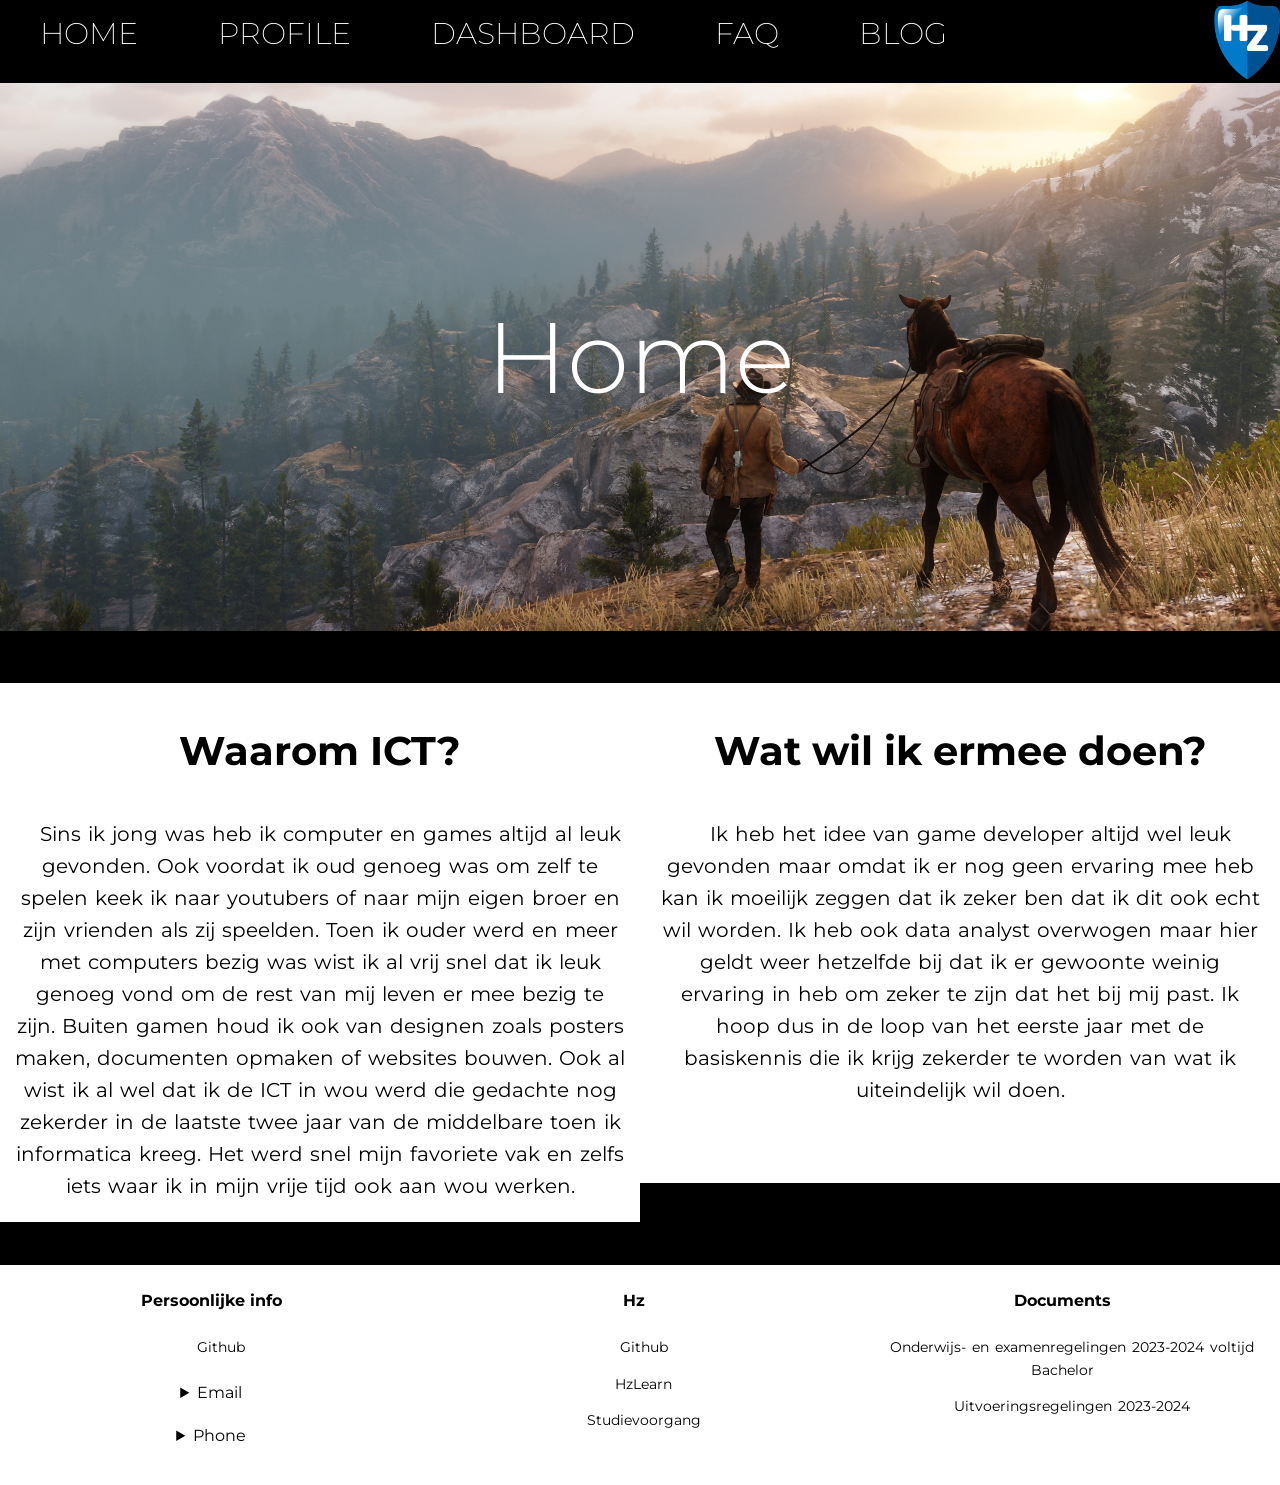
<file: index.html>
<!DOCTYPE html>
<html lang="en">

  <head>
    <meta charset="UTF-8">
    <meta name="viewport" content="width=device-width, initial-scale=1.0">
    <meta http-equiv="X-UA-Compatible" content="ie=edge">

    <title>Home</title>

    <link rel="stylesheet" href="styles.css">

    <link href="https://fonts.googleapis.com/css?family=Lato:100,100italic,300,300italic,regular,italic,700,
    700italic,900,900italic" rel="stylesheet" />
    <link href="https://fonts.googleapis.com/css?family=SUSE:100,200,300,regular,500,600,700,800" rel="stylesheet" />
    <link href="https://fonts.googleapis.com/css?family=Ubuntu:300,300italic,regular,italic,500,500italic,700,700italic" rel="stylesheet" />
    <link href="https://fonts.googleapis.com/css?family=Montserrat:100,200,
    300,regular,500,600,700,800,900,100italic,200italic,300italic,italic,500italic,600italic,
    700italic,800italic,900italic" rel="stylesheet" />
  </head>

  <main>
    <body>

 <!--------navigation-------->       
        <div>
            <nav>   
            <ul class="nav">
                <li class="navbar"><a href="index.html">HOME</a></li>                    
                <li class="navbar" ><a href="profile.html">PROFILE</a> </li>
                <li class="navbar" ><a href="dashboard.html">DASHBOARD</a> </li>
                <li class="navbar" ><a href="faq.html">FAQ</a></li>
                <li class="navbar" ><a href="blog.html">BLOG</a></li>
                <img class="navlogo" src="photos/hzlogo3.png.png" alt="hzlogo" height="80">
            </ul>
            </nav>
        </div>
            <hr class="line">

<!--------iamge container-------->
        <div class="image-container">
            <img src="photos/reddead.jpg" alt="RedDeadRedemption2" style="color: #ffffff;">
        <div class="overlay-text-index">Home </div>
        </div>

        <hr style="background-color: #000000; color: #000000; border-width: 0; padding: 10px;">
        
 <!--------columns-------->  
        <div id="indexcolumns">
            <div id="indexcolumnleft"> 
                <h2>Waarom ICT?</h2>
                <p>Sins ik jong was heb ik computer en games altijd al leuk gevonden. 
                  Ook voordat ik oud genoeg was om zelf te spelen keek ik naar youtubers of naar mijn eigen broer en 
                  zijn vrienden als zij speelden. Toen ik ouder werd en meer met computers bezig was wist ik al vrij 
                  snel dat ik leuk genoeg vond om de rest van mij leven er mee bezig te zijn. Buiten gamen houd ik ook 
                  van designen zoals posters maken, documenten opmaken of websites bouwen. Ook al wist ik al wel dat ik 
                  de ICT in wou werd die gedachte nog zekerder in de laatste twee jaar van de middelbare toen ik informatica 
                  kreeg. Het werd snel mijn favoriete vak en zelfs iets waar ik in mijn vrije tijd ook aan wou werken. </p>

            </div>

            <div id="indexcolumnright">
                <h2>Wat wil ik ermee doen?</h2>
                <p>Ik heb het idee van game developer altijd wel leuk gevonden maar omdat ik er nog geen ervaring 
                  mee heb kan ik moeilijk zeggen dat ik zeker ben dat ik dit ook echt wil worden. Ik heb ook data 
                  analyst overwogen maar hier geldt weer hetzelfde bij dat ik er gewoonte weinig ervaring in heb om 
                  zeker te zijn dat het bij mij past. Ik hoop dus in de loop van het eerste jaar met de basiskennis 
                  die ik krijg zekerder te worden van wat ik uiteindelijk wil doen.</p> 
            </div>

            <div style="background-color: #ffffff;">
                <p style="color: #ffffff;">shh</p> 

            </div>

        </div>
        
        
        <P style="color: #000000;">shh</P>
        <hr class="line">

<!--------footer-------->        
            
<div class="footer">
    <div class="footerlinkspersoonlijk">
      <h3>Persoonlijke info</h3>
      <p> <a href="https://github.com/rozu789">Github</a> </p>
      <p> <details> <summary>Email</summary>
      hoge0018@hz.nl</details> </p>
      <p> <details> <summary>Phone</summary>
      06 23885* **</details> </p>
    </div>

    <div class="footerlinkshz">
      <h3>Hz</h3>
      <p> <a href="https://github.com/HZ-HBO-ICT">Github</a> </p>
      <p> <a href="https://learn.hz.nl/my/">HzLearn</a> </p>
      <p> <a href="https://hz.osiris-student.nl/voortgang">Studievoorgang</a> </p>
    </div>
    
    <div class="footerlinksdocuments">
      <h3>Documents</h3>
      <p> <a href="articleslinks/regulation.pdf">Onderwijs- en examenregelingen 2023-2024 voltijd Bachelor</a> </p>
      <p> <a href="articleslinks/IR.pdf"> Uitvoeringsregelingen 2023-2024</a> </p>
    </div>

</div>
      
    </body>
  
  </main>

  
</html>
</file>
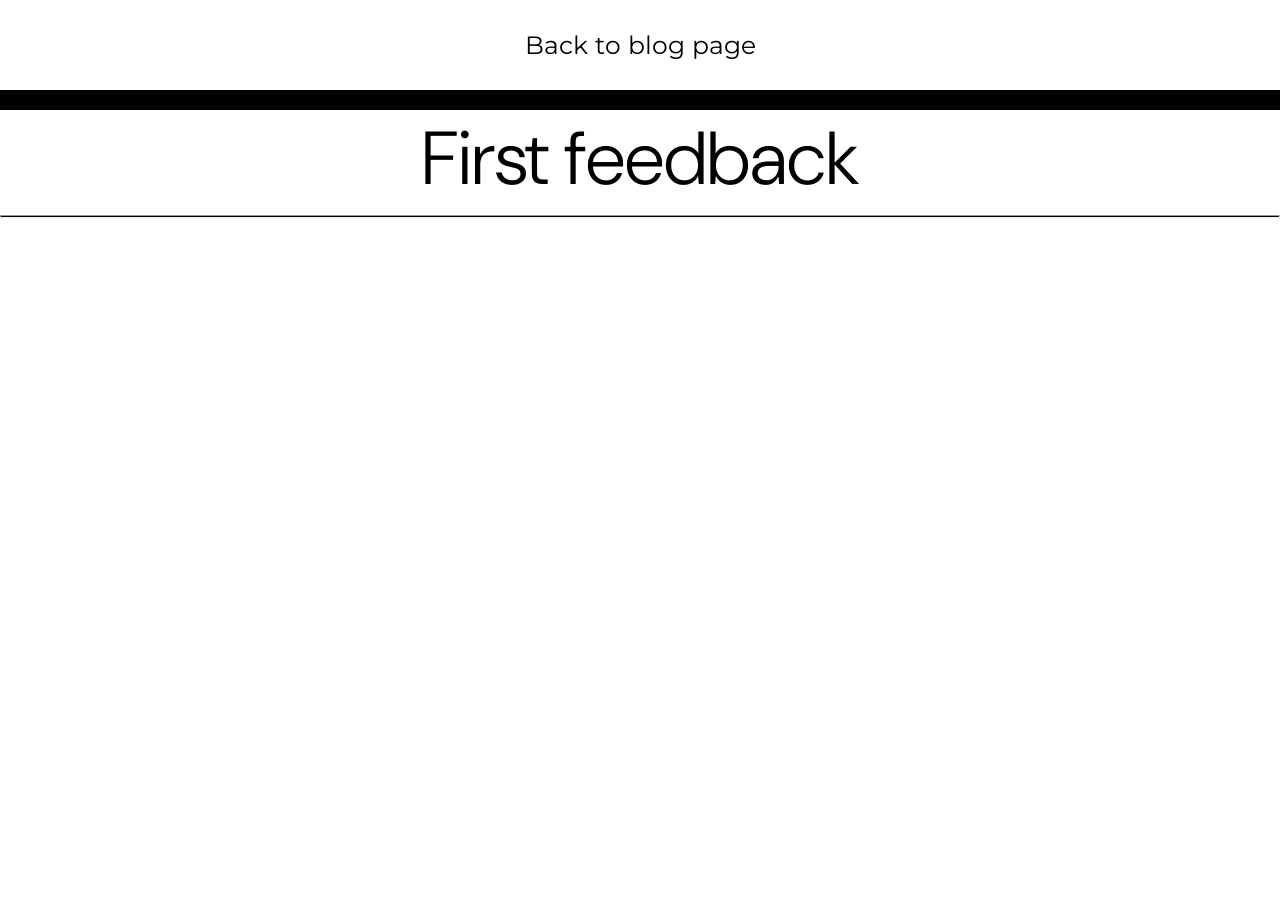
<file: 1blogpostfirstfeedback.html>
<!DOCTYPE html>
<html lang="en">

  <head>
    <meta charset="UTF-8">
    <meta name="viewport" content="width=device-width, initial-scale=1.0">
    <meta http-equiv="X-UA-Compatible" content="ie=edge">

    <title>firstfeedback</title>

    <link rel="stylesheet" href="styles.css">
    <link href="https://fonts.googleapis.com/css?family=Lato:100,100italic,300,300italic,regular,italic,700,700italic,900,900italic" rel="stylesheet" />
    <link href="https://fonts.googleapis.com/css?family=Montserrat:100,200,
    300,regular,500,600,700,800,900,100italic,200italic,300italic,italic,500italic,600italic,
    700italic,800italic,900italic" rel="stylesheet" />
    <link href="https://fonts.googleapis.com/css?family=DM+Sans:100,200,300,regular,
    500,600,700,800,900,100italic,200italic,300italic,italic,500italic,600italic,700italic,
    800italic,900italic" rel="stylesheet" />
    

  </head>

  <main>
    <body style="background-color: #ffffff;">


 <!--------Blog--------> 

      <div class="backtoblog">
        <a href="blog.html">Back to blog page</a>
      </div>

      <div class="blogheader">
        <hr class="line" style="height: 20px;">
        <h1>First feedback</h1>
        <hr style="height: 1px; color: black; background-color: black; ">
      </div>



  <!--------First feedback--------> 


      
        
    </body>
  
  </main>

  
</html>
</file>
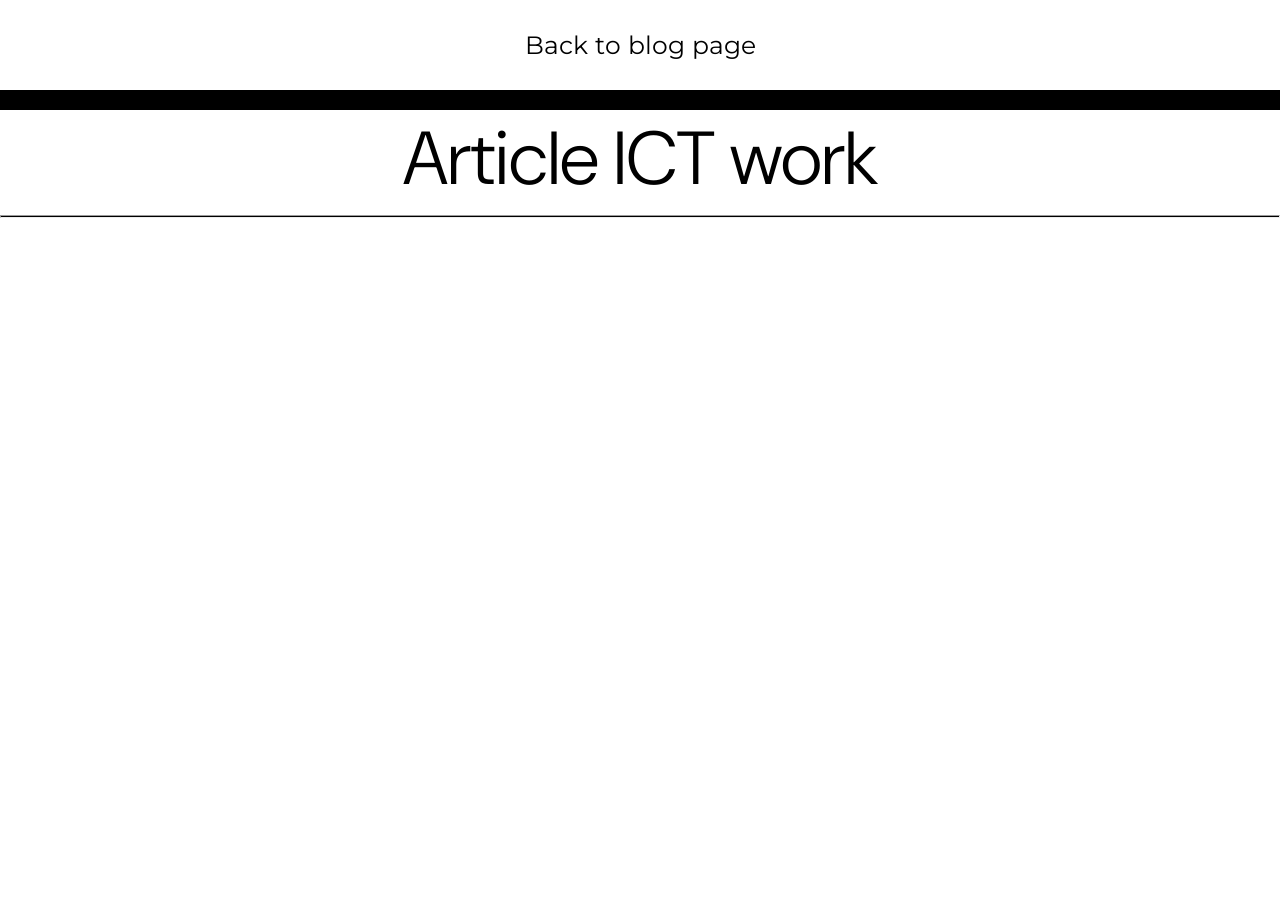
<file: 1blogpostictfieldwork.html>
<!DOCTYPE html>
<html lang="en">

  <head>
    <meta charset="UTF-8">
    <meta name="viewport" content="width=device-width, initial-scale=1.0">
    <meta http-equiv="X-UA-Compatible" content="ie=edge">

    <title>ICTwork</title>

    <link rel="stylesheet" href="styles.css">
    <link href="https://fonts.googleapis.com/css?family=Lato:100,100italic,300,300italic,regular,italic,700,700italic,900,900italic" rel="stylesheet" />
    <link href="https://fonts.googleapis.com/css?family=Montserrat:100,200,
    300,regular,500,600,700,800,900,100italic,200italic,300italic,italic,500italic,600italic,
    700italic,800italic,900italic" rel="stylesheet" />
    <link href="https://fonts.googleapis.com/css?family=DM+Sans:100,200,300,regular,
    500,600,700,800,900,100italic,200italic,300italic,italic,500italic,600italic,700italic,
    800italic,900italic" rel="stylesheet" />
    

  </head>

  <main>
    <body style="background-color: #ffffff;">


 <!--------Blog--------> 

      <div class="backtoblog">
        <a href="blog.html">Back to blog page</a>
      </div>

      <div class="blogheader">
        <hr class="line" style="height: 20px;">
        <h1>Article ICT work</h1>
        <hr style="height: 1px; color: black; background-color: black; ">
      </div>



  <!--------Article ICT work--------> 
  <p>


  </p>


      
        
    </body>
  
  </main>

  
</html>
</file>
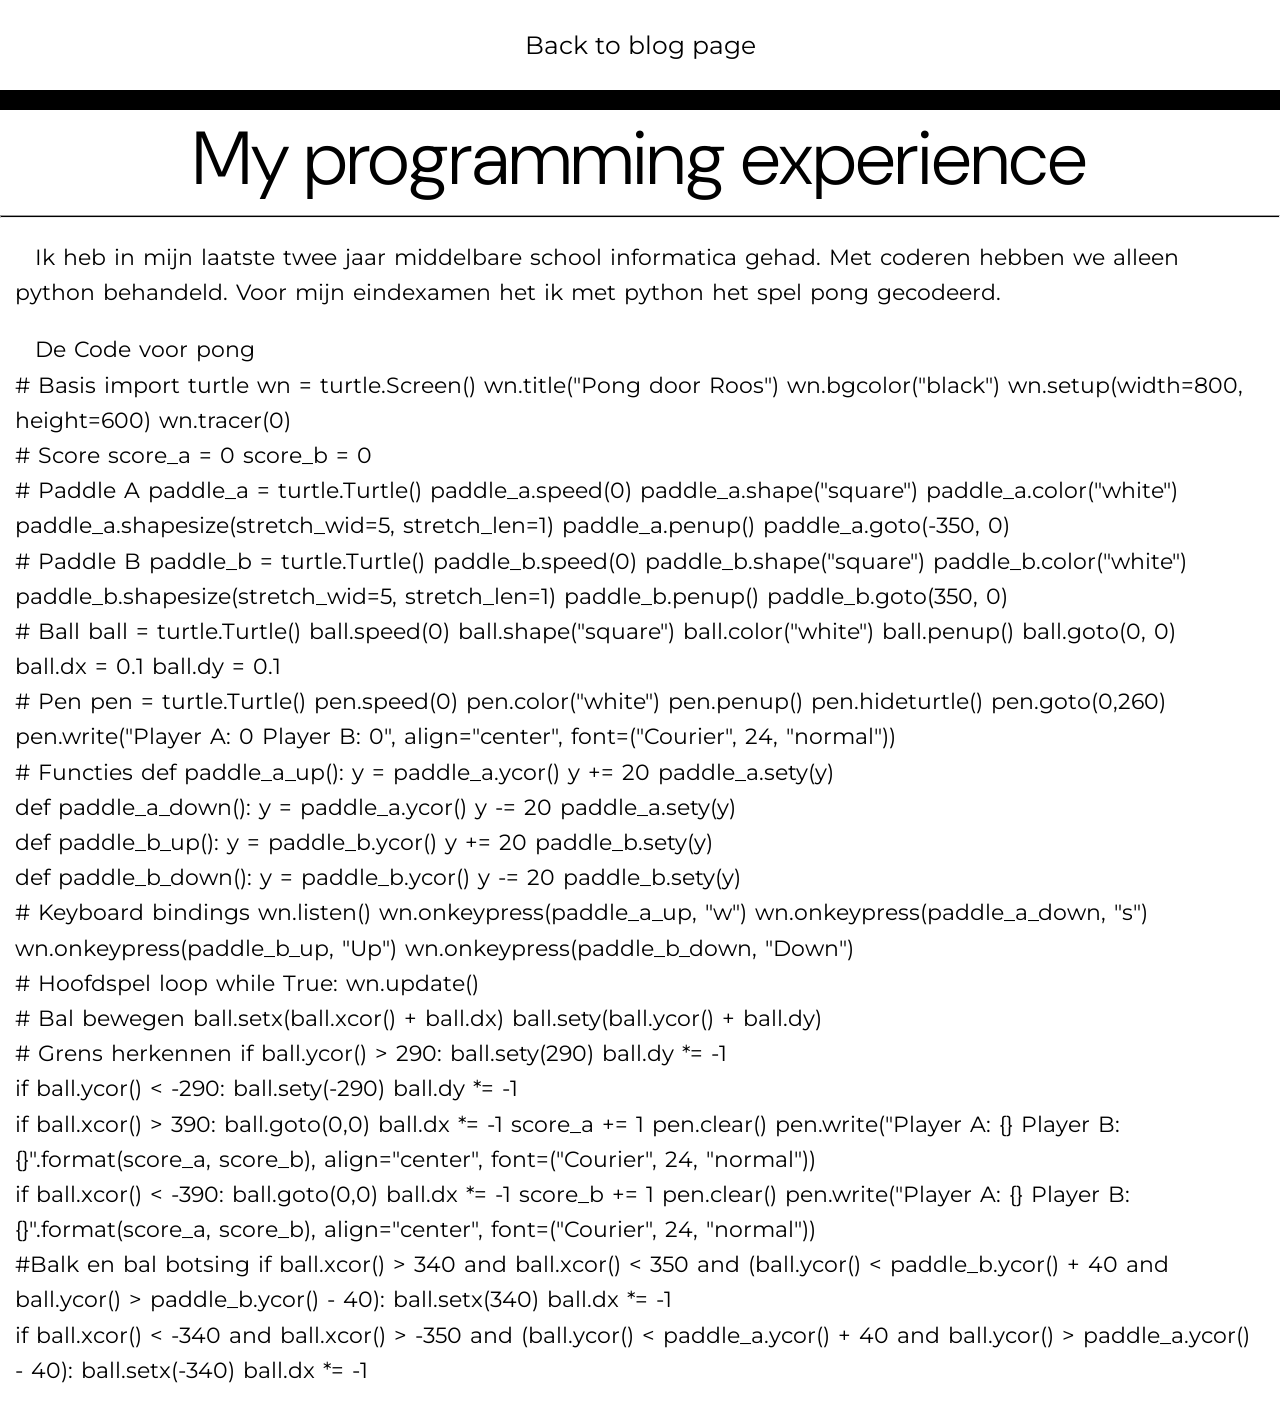
<file: 1blogpostprogramming.html>
<!DOCTYPE html>
<html lang="en">

  <head>
    <meta charset="UTF-8">
    <meta name="viewport" content="width=device-width, initial-scale=1.0">
    <meta http-equiv="X-UA-Compatible" content="ie=edge">

    <title>programmingexperience</title>

    <link rel="stylesheet" href="styles.css">
    <link href="https://fonts.googleapis.com/css?family=Lato:100,100italic,300,300italic,regular,italic,700,700italic,900,900italic" rel="stylesheet" />
    <link href="https://fonts.googleapis.com/css?family=Montserrat:100,200,
    300,regular,500,600,700,800,900,100italic,200italic,300italic,italic,500italic,600italic,
    700italic,800italic,900italic" rel="stylesheet" />
    <link href="https://fonts.googleapis.com/css?family=DM+Sans:100,200,300,regular,
    500,600,700,800,900,100italic,200italic,300italic,italic,500italic,600italic,700italic,
    800italic,900italic" rel="stylesheet" />
    

  </head>

  <main>
    <body style="background-color: #ffffff;">


 <!--------Blog--------> 

      <div class="backtoblog">
        <a href="blog.html">Back to blog page</a>
      </div>

      <div class="blogheader">
        <hr class="line" style="height: 20px;">
        <h1>My programming experience</h1>
        <hr style="height: 1px; color: black; background-color: black; ">
      </div>



  <!--------My programming experience--------> 
  <p>Ik heb in mijn laatste twee jaar middelbare school informatica gehad. Met coderen hebben we alleen python behandeld. Voor mijn eindexamen het ik met python het spel pong gecodeerd.</p>

  <p>
    De Code voor pong <br>
    # Basis
    import turtle
    wn = turtle.Screen()
    wn.title("Pong door Roos")
    wn.bgcolor("black")
    wn.setup(width=800, height=600)
    wn.tracer(0)
    <br>

    # Score
    score_a = 0
    score_b = 0
    <br>

    # Paddle A
    paddle_a = turtle.Turtle()
    paddle_a.speed(0)
    paddle_a.shape("square")
    paddle_a.color("white")
    paddle_a.shapesize(stretch_wid=5, stretch_len=1)
    paddle_a.penup()
    paddle_a.goto(-350, 0)
    <br>

    # Paddle B
    paddle_b = turtle.Turtle()
    paddle_b.speed(0)
    paddle_b.shape("square")
    paddle_b.color("white")
    paddle_b.shapesize(stretch_wid=5, stretch_len=1)
    paddle_b.penup()
    paddle_b.goto(350, 0)
    <br>

    # Ball
    ball = turtle.Turtle()
    ball.speed(0)
    ball.shape("square")
    ball.color("white")
    ball.penup()
    ball.goto(0, 0)
    <br>

    ball.dx = 0.1
    ball.dy = 0.1
    <br>

    # Pen
    pen = turtle.Turtle()
    pen.speed(0)
    pen.color("white")
    pen.penup()
    pen.hideturtle()
    pen.goto(0,260)
    pen.write("Player A: 0   Player B: 0", align="center", font=("Courier", 24, "normal"))
    <br>

    # Functies
    def paddle_a_up():
        y = paddle_a.ycor()
        y += 20
        paddle_a.sety(y)
        <br>

    def paddle_a_down():
        y = paddle_a.ycor()
        y -= 20
        paddle_a.sety(y)
        <br>


    def paddle_b_up():
        y = paddle_b.ycor()
        y += 20
        paddle_b.sety(y)
        <br>

    def paddle_b_down():
        y = paddle_b.ycor()
        y -= 20
        paddle_b.sety(y)
        <br>

    # Keyboard bindings
    wn.listen()
    wn.onkeypress(paddle_a_up, "w")
    wn.onkeypress(paddle_a_down, "s")
    wn.onkeypress(paddle_b_up, "Up")
    wn.onkeypress(paddle_b_down, "Down")
    <br>

    # Hoofdspel loop
    while True:
        wn.update()
        <br>

      
    # Bal bewegen
        ball.setx(ball.xcor() + ball.dx)
        ball.sety(ball.ycor() + ball.dy)
        <br>

        # Grens herkennen
        if ball.ycor() > 290:
            ball.sety(290)
            ball.dy *= -1
            <br>

        if ball.ycor() < -290:
            ball.sety(-290)
            ball.dy *= -1
            <br>

        if ball.xcor() > 390:
            ball.goto(0,0)
            ball.dx *= -1
            score_a += 1
            pen.clear()
            pen.write("Player A: {}   Player B: {}".format(score_a, score_b), align="center", font=("Courier", 24, "normal"))
            <br>
            
        if ball.xcor() < -390:
            ball.goto(0,0)
            ball.dx *= -1
            score_b += 1
            pen.clear()
            pen.write("Player A: {}   Player B: {}".format(score_a, score_b), align="center", font=("Courier", 24, "normal"))
            <br>

        
    #Balk en bal botsing
        if ball.xcor() > 340 and ball.xcor() < 350 and (ball.ycor() < paddle_b.ycor() + 40 and ball.ycor() > paddle_b.ycor() - 40):
            ball.setx(340)
            ball.dx *= -1
            <br>


        if ball.xcor() < -340 and ball.xcor() > -350 and (ball.ycor() < paddle_a.ycor() + 40 and ball.ycor() > paddle_a.ycor() - 40):
            ball.setx(-340)
            ball.dx *= -1
            <br>

  </p>



      
        
    </body>
  
  </main>

  
</html>
</file>
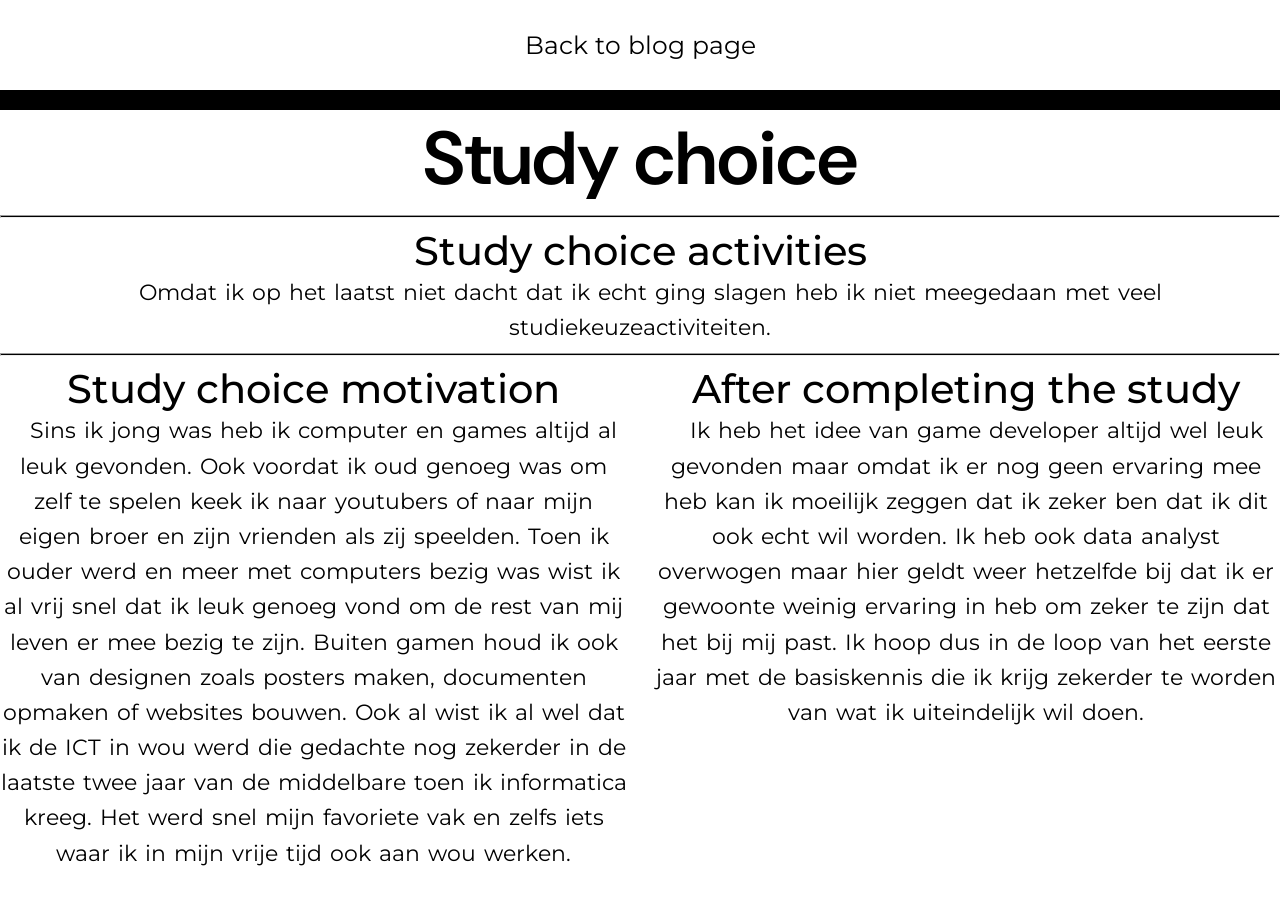
<file: 1blogpoststudychoice.html>
<!DOCTYPE html>
<html lang="en">

  <head>
    <meta charset="UTF-8">
    <meta name="viewport" content="width=device-width, initial-scale=1.0">
    <meta http-equiv="X-UA-Compatible" content="ie=edge">

    <title>studychoice</title>

    <link rel="stylesheet" href="styles.css">
    <link href="https://fonts.googleapis.com/css?family=Lato:100,100italic,300,300italic,regular,italic,700,700italic,900,900italic" rel="stylesheet" />
    <link href="https://fonts.googleapis.com/css?family=Montserrat:100,200,
    300,regular,500,600,700,800,900,100italic,200italic,300italic,italic,500italic,600italic,
    700italic,800italic,900italic" rel="stylesheet" />
    <link href="https://fonts.googleapis.com/css?family=DM+Sans:100,200,300,regular,
    500,600,700,800,900,100italic,200italic,300italic,italic,500italic,600italic,700italic,
    800italic,900italic" rel="stylesheet" />
    

  </head>

  <main>
    <body style="background-color: #ffffff;">


 <!--------Blog--------> 

      <div class="backtoblog">
        <a href="blog.html">Back to blog page</a>
      </div>

      <div class="blogheader">
        <hr class="line" style="height: 20px;">
        <h1 style="font-weight: 600;">Study choice</h1>
        <hr style="height: 1px; color: black; background-color: black; ">
      </div>



  <!--------Study choice-------->
  <div id="studychoice">

    <div id="studychoiceact"> 
      <h3>Study choice activities</h3>
      <p>Omdat ik op het laatst niet dacht dat ik echt ging slagen heb ik niet meegedaan met veel studiekeuzeactiviteiten.</p>
      <hr style="height: 1px; color: black; background-color: black; ">
    </div>
    


    <div id="studychoicemotivation"> 
      <h2>Study choice motivation</h2>
      <p>Sins ik jong was heb ik computer en games altijd al leuk gevonden. 
        Ook voordat ik oud genoeg was om zelf te spelen keek ik naar youtubers of naar mijn eigen broer en 
        zijn vrienden als zij speelden. Toen ik ouder werd en meer met computers bezig was wist ik al vrij 
        snel dat ik leuk genoeg vond om de rest van mij leven er mee bezig te zijn. Buiten gamen houd ik ook 
        van designen zoals posters maken, documenten opmaken of websites bouwen. Ook al wist ik al wel dat ik 
        de ICT in wou werd die gedachte nog zekerder in de laatste twee jaar van de middelbare toen ik informatica 
        kreeg. Het werd snel mijn favoriete vak en zelfs iets waar ik in mijn vrije tijd ook aan wou werken.   </p>
    </div>

    <div id="afterstudy"> 
      <h2>After completing the study</h2>
      <p> Ik heb het idee van game developer altijd wel leuk gevonden maar omdat ik er nog geen ervaring 
        mee heb kan ik moeilijk zeggen dat ik zeker ben dat ik dit ook echt wil worden. Ik heb ook data 
        analyst overwogen maar hier geldt weer hetzelfde bij dat ik er gewoonte weinig ervaring in heb om 
        zeker te zijn dat het bij mij past. Ik hoop dus in de loop van het eerste jaar met de basiskennis 
        die ik krijg zekerder te worden van wat ik uiteindelijk wil doen. </p>
    </div>

  </div>



      
        
    </body>
  
  </main>

  
</html>
</file>
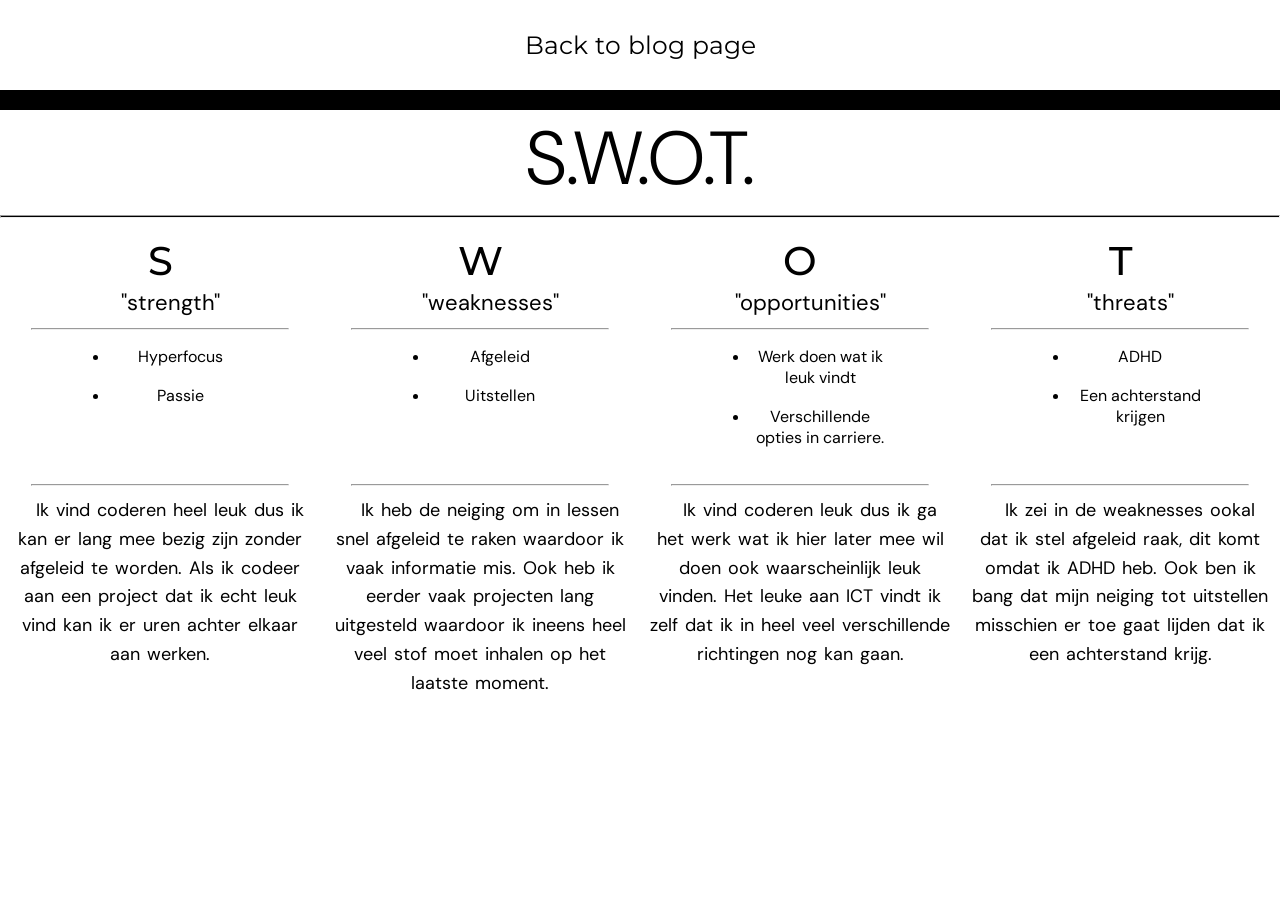
<file: 1blogpostswot.html>
<!DOCTYPE html>
<html lang="en">

  <head>
    <meta charset="UTF-8">
    <meta name="viewport" content="width=device-width, initial-scale=1.0">
    <meta http-equiv="X-UA-Compatible" content="ie=edge">

    <title>swot</title>

    <link rel="stylesheet" href="styles.css">
    <link href="https://fonts.googleapis.com/css?family=Lato:100,100italic,300,300italic,regular,italic,700,700italic,900,900italic" rel="stylesheet" />
    <link href="https://fonts.googleapis.com/css?family=Montserrat:100,200,
    300,regular,500,600,700,800,900,100italic,200italic,300italic,italic,500italic,600italic,
    700italic,800italic,900italic" rel="stylesheet" />
    <link href="https://fonts.googleapis.com/css?family=DM+Sans:100,200,300,regular,
    500,600,700,800,900,100italic,200italic,300italic,italic,500italic,600italic,700italic,
    800italic,900italic" rel="stylesheet" />
    

  </head>

  <main>
    <body style="background-color: #ffffff;">


 <!--------Blog--------> 

      <div class="backtoblog">
        <a href="blog.html">Back to blog page</a>
      </div>

      <div class="blogheader">
        <hr class="line" style="height: 20px;">
        <h1>S.W.O.T.</h1>
        <hr style="height: 1px; color: black; background-color: black; ">
      </div>



  <!--------SWOT--------> 
      <div id="swot">    
        <div id="s">
          <h2>S</h2>
          <p>"strength"</p>
          <hr style="width: 80%;">
          <ul> 
            <li>Hyperfocus</li>
            <br>
            <li>Passie</li>
          </ul>

        </div>


        <div id="w"> 
          <h2>W</h2>
          <p>"weaknesses"</p>
          <hr style="width: 80%;">
          <ul> 
            <li>Afgeleid</li>
            <br>
            <li>Uitstellen</li>
          </ul> 

        </div>


        <div id="o">
          <h2>O</h2>
          <p>"opportunities"</p> 
          <hr style="width: 80%;">
          <ul> 
            <li>Werk doen wat ik leuk vindt</li>
            <br>
            <li>Verschillende opties in carriere.</li>
          </ul>  

        </div>


        <div id="t"> 
          <h2>T</h2>
          <p>"threats"</p>
          <hr style="width: 80%;">
          <ul> 
            <li>ADHD</li>
            <br>
            <li>Een achterstand krijgen</li>
          </ul>   

        </div>
      </div>

      <div id="swot2">    
        <div id="s">
          <hr style="width: 80%;">
          <p style="margin: 10px;">Ik vind coderen heel leuk dus ik kan er lang mee bezig zijn zonder afgeleid te worden. Als ik codeer aan een project dat ik echt leuk vind kan ik er uren achter elkaar aan werken.</p> 

        </div>


        <div id="w"> 
          <hr style="width: 80%;">
          <p style="margin: 10px;">Ik heb de neiging om in lessen snel afgeleid te raken waardoor ik vaak informatie mis. Ook heb ik eerder vaak projecten lang uitgesteld waardoor ik ineens heel veel stof moet inhalen op het laatste moment.</p> 

        </div>


        <div id="o">
          <hr style="width: 80%;">
          <p style="margin: 10px;">Ik vind coderen leuk dus ik ga het werk wat ik hier later mee wil doen ook waarscheinlijk leuk vinden. Het leuke aan ICT vindt ik zelf dat ik in heel veel verschillende richtingen nog kan gaan.</p>  

        </div>


        <div id="t"> 
          <hr style="width: 80%;">
          <p style="margin: 10px;">Ik zei in de weaknesses ookal dat ik stel afgeleid raak, dit komt omdat ik ADHD heb. Ook ben ik bang dat mijn neiging tot uitstellen misschien er toe gaat lijden dat ik een achterstand krijg.</p>  

        </div>
      </div>

      



      





        



      

      
          
          
         



        
    </body>
  
  </main>

  
</html>
</file>
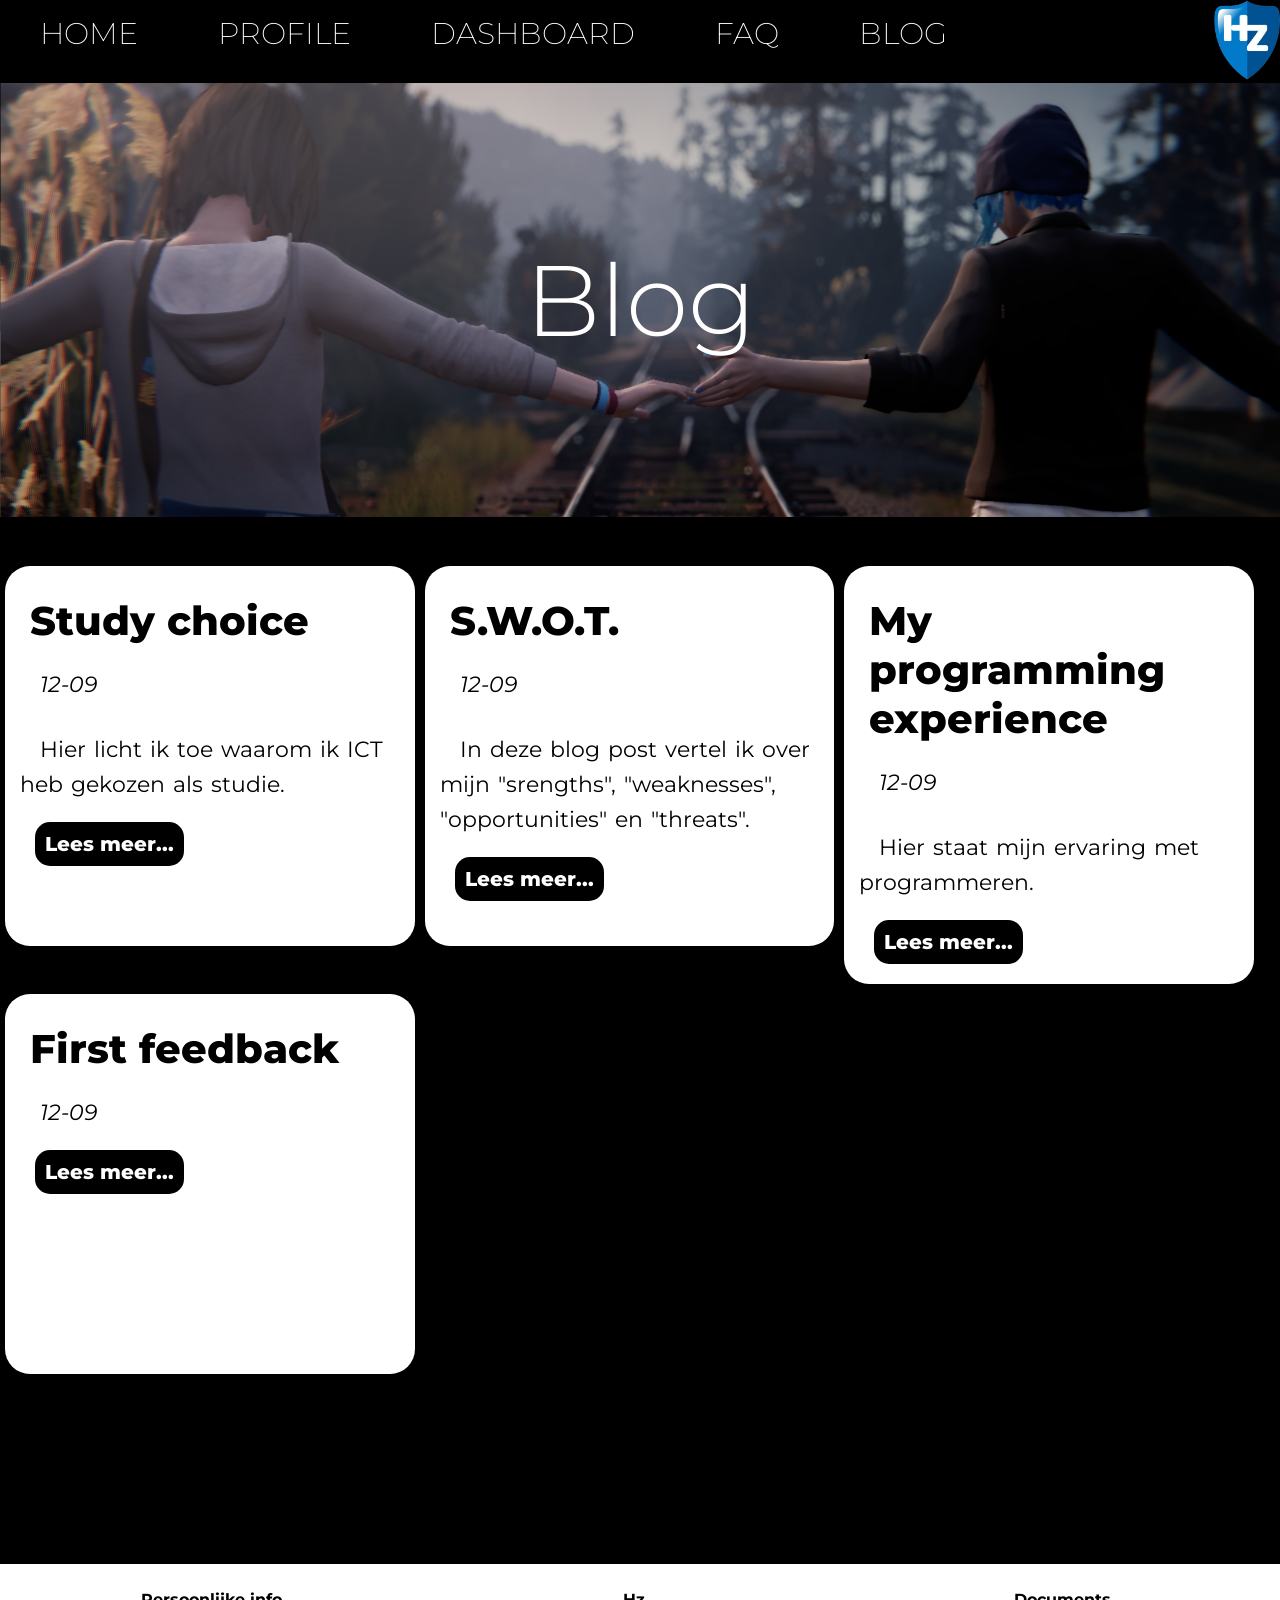
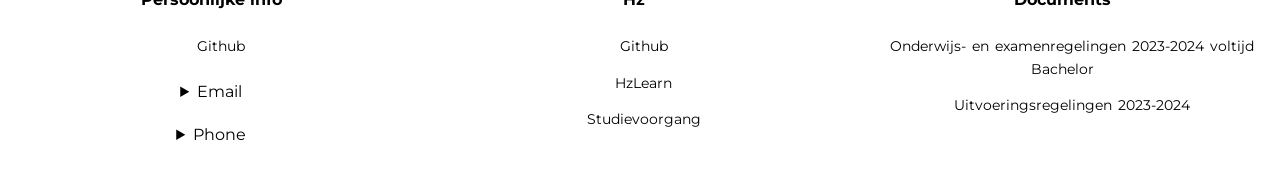
<file: blog.html>
<!DOCTYPE html>
<html lang="en">

  <head>
    <meta charset="UTF-8">
    <meta name="viewport" content="width=device-width, initial-scale=1.0">
    <meta http-equiv="X-UA-Compatible" content="ie=edge">

    <title>Blog</title>

    <link rel="stylesheet" href="styles.css">
    <link href="https://fonts.googleapis.com/css?family=Lato:100,100italic,300,300italic,regular,italic,700,700italic,900,900italic" rel="stylesheet" />
    <link href="https://fonts.googleapis.com/css?family=Montserrat:100,200,
    300,regular,500,600,700,800,900,100italic,200italic,300italic,italic,500italic,600italic,
    700italic,800italic,900italic" rel="stylesheet" />

  </head>

  <main>
    <body>

 <!--------navigation-------->       
        <div>
          <nav>   
            <ul class="nav">
              <li class="navbar"><a href="index.html">HOME</a></li>                    
              <li class="navbar" ><a href="profile.html">PROFILE</a> </li>
              <li class="navbar" ><a href="dashboard.html">DASHBOARD</a> </li>
              <li class="navbar" ><a href="faq.html">FAQ</a></li>
              <li class="navbar" ><a href="blog.html">BLOG</a></li>
              <img class="navlogo" src="photos/hzlogo3.png.png" alt="hzlogo" height="80">
            </ul>
          </nav>
        </div>
          <hr class="line">

 <!--------header-------->
        <div class="image-container">
          <img src="photos/lis.png" alt="LifeIsStrange" style="color: #ffffff;">
          <div class="overlay-text-index">Blog</div>
        </div>

 <!--------blogs-------->
        <div id="blogpage">

          <div id="blogstudychoice">
            <h3>Study choice</h3>
            <p><i>12-09</i></p>
            <p>Hier licht ik toe waarom ik ICT heb gekozen als studie.</p>
            <a href="1blogpoststudychoice.html">Lees meer...</a> 

          </div>


          <div id="blogpersonalswot">
            <h3>S.W.O.T.</h3>
            <p><i>12-09</i></p>
            <p>In deze blog post vertel ik over mijn "srengths", "weaknesses", "opportunities" en "threats".</p> 
            <a href="1blogpostswot.html">Lees meer...</a> 

          </div>


          <div id="blogprogramming">
            <h3>My programming experience</h3>
            <p><i>12-09</i></p>
            <p>Hier staat mijn ervaring met programmeren.</p> 
            <a href="1blogpostprogramming.html">Lees meer...</a> 

          </div>


          <div id="blogfirstfeedback">
            <h3>First feedback</h3>
            <p><i>12-09</i></p>
            <p></p> 
            <a href="1blogpostfirstfeedback.html">Lees meer...</a> 

          </div>
        </div>

 <!--------footer-------->
 
        <hr class="line">            
        <div class="footer">
          <div class="footerlinkspersoonlijk">
            <h3>Persoonlijke info</h3>
            <p> <a href="https://github.com/rozu789">Github</a> </p>
            <p> <details> <summary>Email</summary>
            hoge0018@hz.nl</details> </p>
            <p> <details> <summary>Phone</summary>
            06 23885* **</details> </p>
          </div>
      
          <div class="footerlinkshz">
            <h3>Hz</h3>
            <p> <a href="https://github.com/HZ-HBO-ICT">Github</a> </p>
            <p> <a href="https://learn.hz.nl/my/">HzLearn</a> </p>
            <p> <a href="https://hz.osiris-student.nl/voortgang">Studievoorgang</a> </p>
          </div>
          
          <div class="footerlinksdocuments">
            <h3>Documents</h3>
            <p> <a href="articleslinks/regulation.pdf">Onderwijs- en examenregelingen 2023-2024 voltijd Bachelor</a> </p>
            <p> <a href="articleslinks/IR.pdf"> Uitvoeringsregelingen 2023-2024</a> </p>
          </div>
        </div>      
                
    </body>
  
  </main>

  
</html>
</file>
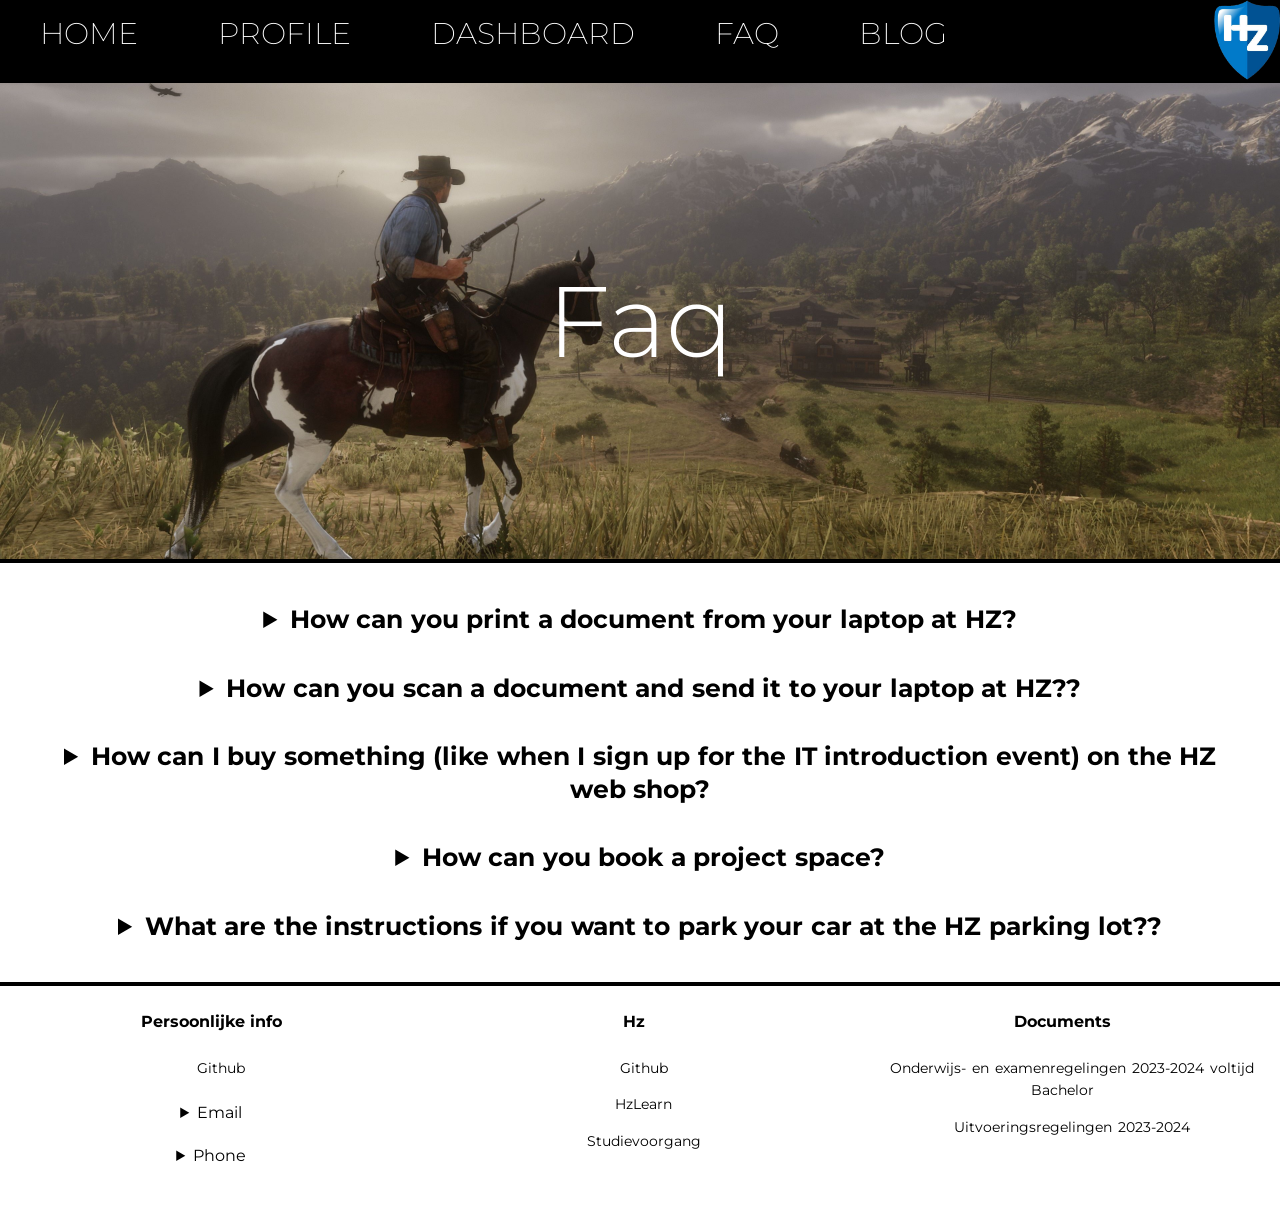
<file: faq.html>
<!DOCTYPE html>
<html lang="en">

  <head>
    <meta charset="UTF-8">
    <meta name="viewport" content="width=device-width, initial-scale=1.0">
    <meta http-equiv="X-UA-Compatible" content="ie=edge">

    <title>Faq</title>

    <link rel="stylesheet" href="styles.css">
    <link href="https://fonts.googleapis.com/css?family=Lato:100,100italic,300,300italic,regular,italic,700,700italic,900,900italic" rel="stylesheet" />
    <link href="https://fonts.googleapis.com/css?family=Montserrat:100,200,
    300,regular,500,600,700,800,900,100italic,200italic,300italic,italic,500italic,600italic,
    700italic,800italic,900italic" rel="stylesheet" />

  </head>

  <main>
    <body>

 <!--------navigation-------->       
    <div>
      <nav>   
        <ul class="nav">
          <li class="navbar"><a href="index.html">HOME</a></li>                    
          <li class="navbar" ><a href="profile.html">PROFILE</a> </li>
          <li class="navbar" ><a href="dashboard.html">DASHBOARD</a> </li>
          <li class="navbar" ><a href="faq.html">FAQ</a></li>
          <li class="navbar" ><a href="blog.html">BLOG</a></li>
          <img class="navlogo" src="photos/hzlogo3.png.png" alt="hzlogo" height="80">
        </ul>
      </nav>
    </div>
      <hr class="line">

<!--------iamge container-------->
    <div class="image-container">
      <img src="photos/reddead2.jpg" alt="RedDeadRedemption2" style="color: #ffffff;">
    <div class="overlay-text-index">Faq</div>
    </div>

<!--------faq-------->
    <div id="faqq" style="background-color: #ffffff; padding: 40px;">
      <details class="summaryfaq">
        <summary class="summaryfaq"><strong>How can you print a document from your laptop at HZ?</strong></summary>
        <ol> 
          <li>Go to the HZ website and login with your username and password.</li>
          <li>Click on Choose File and select the file you want to print - repeating the step if you need to add more documents.</li>
          <li>After selecting all documents, tick the Advanced option to choose whether you want double-sided or black & white printing.</li>
          <li>Choose between the "HZ printer"/"HZ plotter". After requesting the print you must register using your HZ pass on the TouchID next to the multifunctional printer and select "Print".</li>
          <li>In the menu, select the printer to which you requested the print.</li>
          <li>The print will be completed only if there is enough credit on your printing account.</li>
          <li>When everything is completed, press "Stop" on the TouchID, and lastly - "Logout".</li>
        </ol>
      </details>

      <br><br>

      <details class="summaryfaq">
        <summary class="summaryfaq"><strong>How can you scan a document and send it to your laptop at HZ??</strong></summary>
        <p>Scanning is FREE, however you should have at least €0.07 credit on your HZ pass to procede with the scanning.</p>
        <ol> 
          <li>Register using your HZ pass on the TouchID next to the multifunctional printer.</li>
          <li>In the TouchID menu, select option "Scanning - Scan".</li>
          <li>Lay the original sheet on the feeder or glass plate.</li>
          <li>Press "Scan and Send" -> "Scan to me" -> "Yes" -> "Start button"</li>
          <li>Once this is ready, choose "Start Sending".</li>
          <li>When everything is completed, press "Stop" on the TouchID, and lastly - "Logout".</li>
        </ol>
      </details>

      <br><br>

      <details class="summaryfaq">
        <summary class="summaryfaq"><strong>How can I buy something (like when I sign up for the IT introduction event) on the HZ web shop?</strong></summary>
        <p>Visit HZ webshop, pick your item of choice, place your order, go to your shopping cart and check out!</p>
      </details>

      <br><br>

      <details class="summaryfaq">
        <summary class="summaryfaq"><strong>How can you book a project space?</strong></summary>
        <p>Visit Selfservice portal, click on "Make a reservation", "Reserve a room". Pick the room you want to book and view the possible timeslots available.</p>
      </details>

      <br><br>

      <details class="summaryfaq">
        <summary class="summaryfaq"><strong>What are the instructions if you want to park your car at the HZ parking lot??</strong></summary>
        <p>After you reveal you HZ pass at the barriers, you can park in the lot of the university.</p>
      </details>
    </div>

    <!--------footer-------->        
            
    <div class="footer">
      
      <hr class="line">
      <div class="footerlinkspersoonlijk">
        <h3>Persoonlijke info</h3>
        <p> <a href="https://github.com/rozu789">Github</a> </p>
        <p> <details> <summary>Email</summary>
        hoge0018@hz.nl</details> </p>
        <p> <details> <summary>Phone</summary>
        06 23885* **</details> </p>
      </div>

      <div class="footerlinkshz">
        <h3>Hz</h3>
        <p> <a href="https://github.com/HZ-HBO-ICT">Github</a> </p>
        <p> <a href="https://learn.hz.nl/my/">HzLearn</a> </p>
        <p> <a href="https://hz.osiris-student.nl/voortgang">Studievoorgang</a> </p>
      </div>
      
      <div class="footerlinksdocuments">
        <h3>Documents</h3>
        <p> <a href="articleslinks/regulation.pdf">Onderwijs- en examenregelingen 2023-2024 voltijd Bachelor</a> </p>
        <p> <a href="articleslinks/IR.pdf"> Uitvoeringsregelingen 2023-2024</a> </p>
      </div>

  </div>
  <hr class="line">

    </body>
  
  </main>

  
</html>
</file>
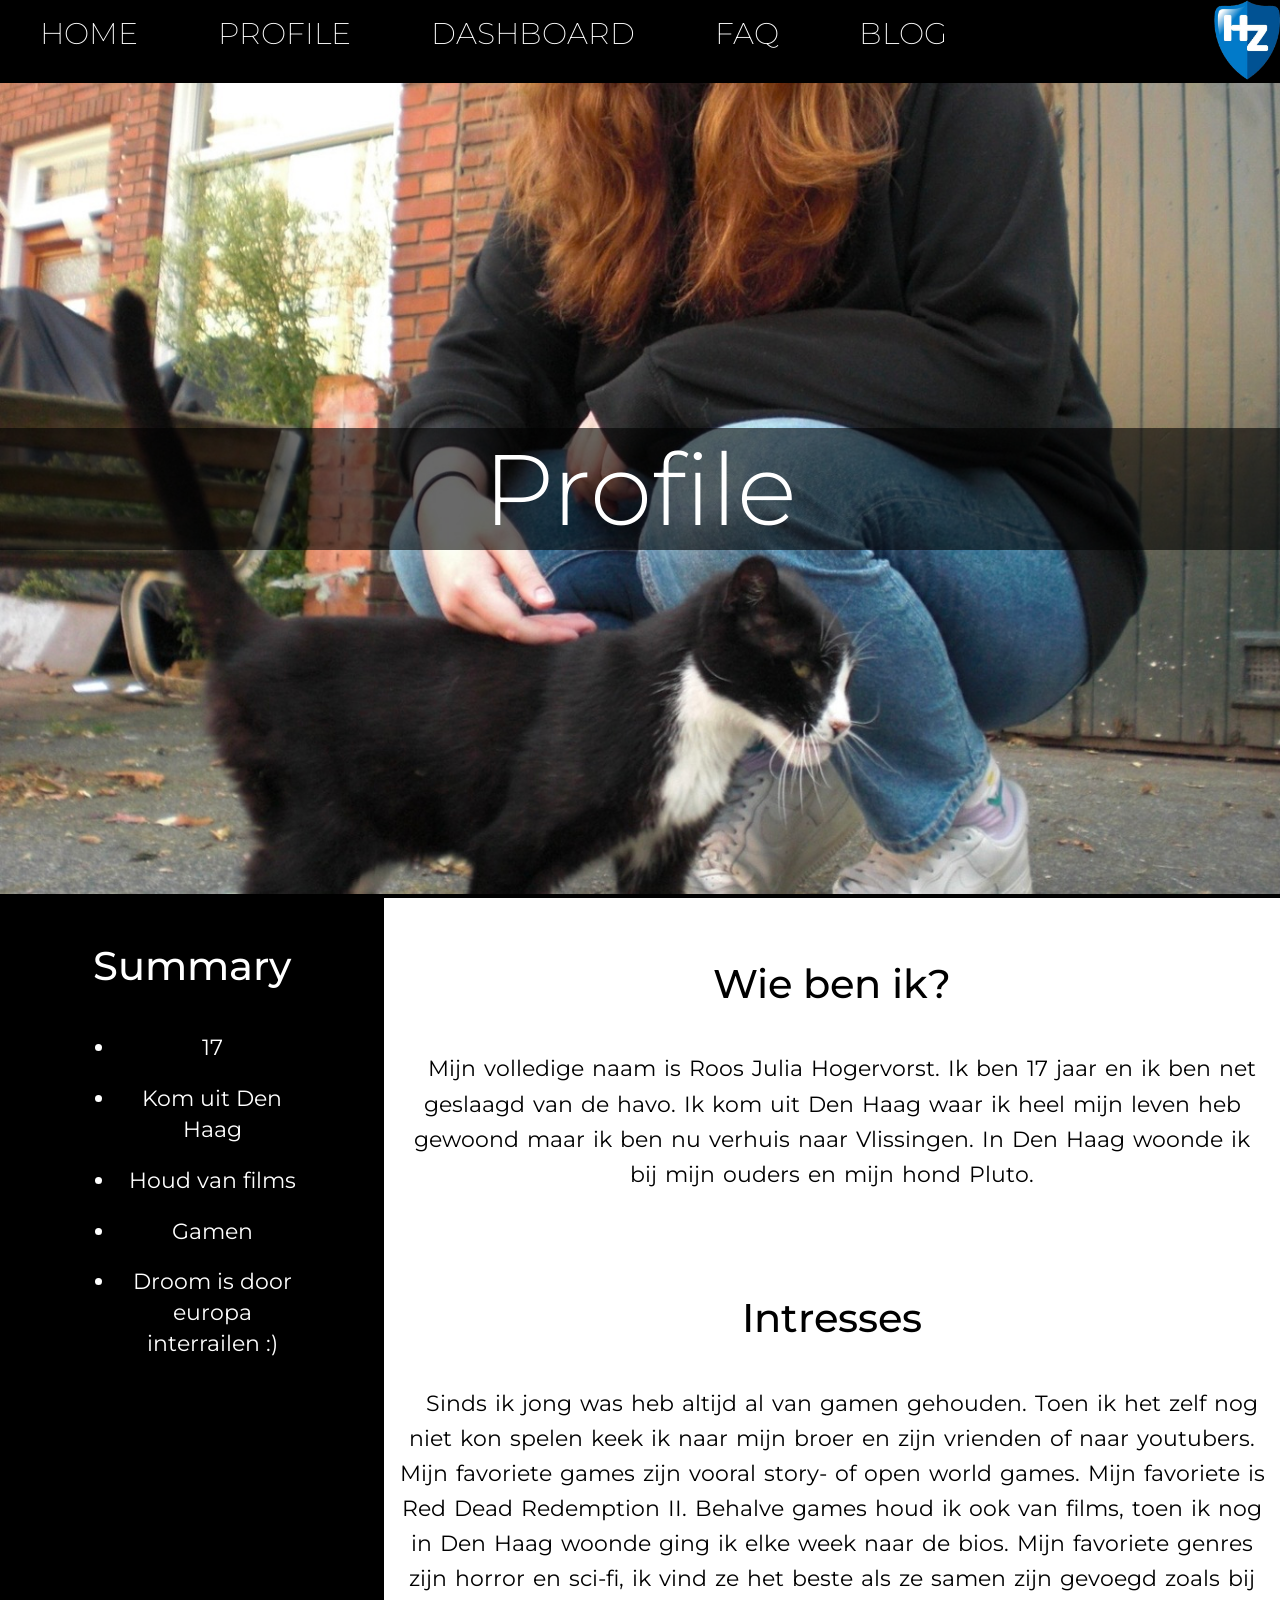
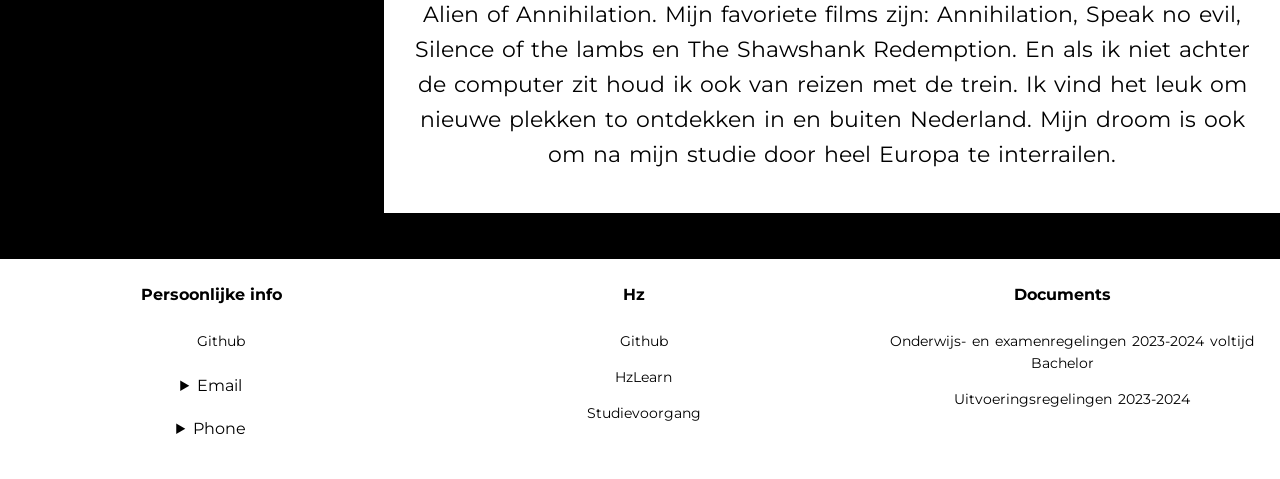
<file: profile.html>
<!DOCTYPE html>
<html lang="en">

  <head>
    <meta charset="UTF-8">
    <meta name="viewport" content="width=device-width, initial-scale=1.0">
    <meta http-equiv="X-UA-Compatible" content="ie=edge">

    <title>Profile</title>

    <link rel="stylesheet" href="styles.css">
    <link href="https://fonts.googleapis.com/css?family=Lato:100,100italic,300,300italic,regular,italic,700,700italic,900,900italic" rel="stylesheet" />
    <link href="https://fonts.googleapis.com/css?family=Montserrat:100,200,
    300,regular,500,600,700,800,900,100italic,200italic,300italic,italic,500italic,600italic,
    700italic,800italic,900italic" rel="stylesheet" />

    <main>
        <body>

 <!--------navigation-------->       
            <div>
              <nav>   
                <ul class="nav">
                <li class="navbar"><a href="index.html">HOME</a></li>                    
                <li class="navbar" ><a href="profile.html">PROFILE</a> </li>
                <li class="navbar" ><a href="dashboard.html">DASHBOARD</a> </li>
                <li class="navbar" ><a href="faq.html">FAQ</a></li>
                <li class="navbar" ><a href="blog.html">BLOG</a></li>
                <img class="navlogo" src="photos/hzlogo3.png.png" alt="hzlogo" height="80">
                </ul>
              </nav>
                <hr class="line">
            </div>

<!--------header-------->
          <div class="image-container">
            <img src="photos/profile.jpg">
            <div class="overlay-text-profile">Profile</div>          
          </div>

<!--------text-------->        
          <div class="ColumnsProfileRight">
            <br>
            <h2>Wie ben ik?</h2>
            <p>Mijn volledige naam is Roos Julia Hogervorst. 
              Ik ben 17 jaar en ik ben net geslaagd van de havo. 
              Ik kom uit Den Haag waar ik heel mijn leven heb gewoond maar ik ben nu verhuis naar Vlissingen. 
              In Den Haag woonde ik bij mijn ouders en  mijn hond  Pluto. </p>

            <br><br>

            <h2>Intresses</h2>
            <p >Sinds ik jong was heb altijd al van gamen gehouden. 
              Toen ik het zelf nog niet kon spelen keek ik naar mijn broer en zijn vrienden of naar youtubers. 
              Mijn favoriete games zijn vooral story- of open world games. Mijn favoriete is Red Dead Redemption II. 
              Behalve games houd ik ook van films, toen ik nog in Den Haag woonde ging ik elke week naar de bios. 
              Mijn favoriete genres zijn horror en sci-fi, ik vind ze het beste als ze samen zijn gevoegd zoals 
              bij Alien of Annihilation. Mijn favoriete films zijn: Annihilation, Speak no evil, Silence of the lambs en 
              The Shawshank Redemption. En als ik niet achter de computer zit houd ik ook van reizen met de trein. 
              Ik vind het leuk om nieuwe plekken to ontdekken in en buiten Nederland. 
              Mijn droom is ook om na mijn studie door heel Europa te interrailen.</p>
              
              <br> 
          </div>

          <div class="ColumnsProfileLeft">

            <div>
              <h2>Summary</h2>
              <ul style="width: 50%; margin: auto;">
                <li>17</li>
                <li>Kom uit Den Haag</li>
                <li>Houd van films</li> 
                <li>Gamen</li> 
                <li>Droom is door europa interrailen :)</li> 
              </ul>
            </div>
          </div>

          <P style="color: #000000;">shh</P>
          <hr class="line">
         
<!--------footer-------->        
            
            <div class="footer">
                <div class="footerlinkspersoonlijk">
                  <h3>Persoonlijke info</h3>
                  <p> <a href="https://github.com/rozu789">Github</a> </p>
                  <p> <details> <summary>Email</summary>
                  hoge0018@hz.nl</details> </p>
                  <p> <details> <summary>Phone</summary>
                  06 23885* **</details> </p>
                </div>

                <div class="footerlinkshz">
                  <h3>Hz</h3>
                  <p> <a href="https://github.com/HZ-HBO-ICT">Github</a> </p>
                  <p> <a href="https://learn.hz.nl/my/">HzLearn</a> </p>
                  <p> <a href="https://hz.osiris-student.nl/voortgang">Studievoorgang</a> </p>
                </div>
                
                <div class="footerlinksdocuments">
                  <h3>Documents</h3>
                  <p> <a href="articleslinks/regulation.pdf">Onderwijs- en examenregelingen 2023-2024 voltijd Bachelor</a> </p>
                  <p> <a href="articleslinks/IR.pdf"> Uitvoeringsregelingen 2023-2024</a> </p>
                </div>

            </div>
            <hr class="line">
    
        

            

    
    
    
            
        </body>
      
      </main>


</html>
</file>
<file: styles.css>
/* -------scrol-------  */
html {
    scroll-behavior: smooth;
  }

/* -------text-------  */
h1 {
    font-family: Montserrat;
    color: #ffffff;
    text-align: center;
    font-weight: 600;
    margin-top: 0;
    font-size: 75px;
}

h2 {
    font-family: Montserrat;
    color: #000000;
    font-weight: 500;
    margin-left: 15px;
    margin-right: 15px;
    padding: 10px;
    font-size: 40px;

}

h3 {
    font-family: Montserrat;
    color: #ffffff;
    font-weight: 500;
    margin-left: 15px;
    margin-right: 15px;
    padding: 10px;
    font-size: 40px;

}


p {
    font-family: Montserrat;
    font-size: 22px;
    font-weight: 4000;
    color: #000000;
    line-height: 1.6;
    text-indent: 20px;
    word-spacing: 2px;
    margin-left: 15px;
    margin-right: 15px;

}

.textwhite {
    font-family: Montserrat;
    font-size: 22px;
    font-weight: 4000;
    color: #ffffff;
    line-height: 1.6;
    text-indent: 20px;
    word-spacing: 2px;
    margin-left: 15px;
    margin-right: 15px;
}

.titleblack {
    font-family: Montserrat;
    color: #000000;
    text-align: center;
    font-weight: 600;
    margin-top: 0;
    font-size: 75px;
}

/* -------line-------  */
.line{
    height:3.4px;
    border-width:0; 
    color:#000000;
    background-color:#000000;
    margin: 0;
    padding: 0;
}

.linemargin{
    height:3.4px;
    border-width:0; 
    color:#000000;
    background-color:#000000;
}

.linewhite{
    height:3.4px;
    border-width:0; 
    color:#ffffff;
    background-color:#ffffff;
    margin: 0;
    padding: 0;
}



/* -------body-------  */
body {
   margin:0;
   background-color: #000000;
}


/* -------Header-------  */
.image-container {
    position: relative;
    display: inline-block;
    width: 100%;
}

.image-container img{
    display: block;
    height: auto;
    width: 100%; 
}

.overlay-text-index {
    position:absolute;
    top: 50%;
    left: 50%;
    transform: translate(-50%, -50%);
    background-color: #00000000;
    color: #ffffff;
    padding: 15px 20px;
    font-size: 100px;
    font-family: Montserrat;
    font-weight: 300;
    text-align: center;
    border: 3px solid 0000007c;
    border-radius: 20px;
}



/* -------Footer-------  */
.footer {
    padding: 0px;
    margin: 0px;
    text-align: center;
}

.footer h3 {
    color: #000000;
    font-size: 16px;
    font-weight: 700;
}

.footer p {
    font-size: 14px;
}

.footerlinkspersoonlijk {
    width: 33%;
    float: left;
    background-color: #ffffff;
    min-height: 220px;
    margin: 0;
    padding: 0;
}

.footerlinkshz {
    width: 33%;
    float: left;
    background-color: #ffffff;
    min-height: 220px;
    margin: 0;
    padding: 0;
}

.footerlinksdocuments {
    width: 34%;
    float: left;
    background-color: #ffffff;
    min-height: 220px;
    margin: 0;
    padding: 0;
}

.footer a {
    color: #000000;
    text-decoration: none;
}

.footer a:hover {
    font-weight: 700;
}

.footerlinkspersoonlijk summary {
    font-family: Montserrat;
    font-weight: 400;
}

.footerlinkspersoonlijk details {
    font-family: Montserrat;
    font-weight: 500;
    padding-top: 10px;
}



/* -------nav-------  */
.nav {
    list-style-type: none;
    margin: 0;
    padding: 0;
    overflow: hidden;
    font-family: Montserrat;
    background-color: #000000;
}

.navbar {
    float: left;
}

.navbar a {
    display: block;
    color: #ffffff;
    font-size: 30px;
    font-weight: 200;
    text-align: center;
    padding: 15px 40px;
    text-decoration: none;
}

.navbar a:hover {
    font-weight: 400;
}

.navlogo {
    float: right;
}

/* -------Index-------  */
#indexcolumns {
    text-align: center;
    background-color: #ffffff;
    height: 500px;

}

#indexcolumns h2{
    color: #000000;
    font-size: 40px;
    font-weight: 700;
}

#indexcolumns p{
    color: #000000;
    font-size: 20px;
    font-weight: 400;
}


#indexcolumnleft {
    width: 50%;
    float: left;
    background-color: #ffffff;

}

#indexcolumnright {
    width: 50%;
    float: left;
    background-color: #ffffff;
    
}



/* -------Profile-------  */
.ColumnsProfileRight {
    float: right;
    width: 70%;
    background-color: white; 
    text-align: center;
    min-height: 900px;
}

.ColumnsProfileLeft {
    float: left;
    width: 30%;
    background-color: rgb(0, 0, 0); 
    text-align: center;
    min-height: 900px;
}

.ColumnsProfileLeft p {
    color: #ffffff;
}

.ColumnsProfileLeft h2 {
    color: #ffffff;
}

.ColumnsProfileLeft li {
    color: #ffffff;
    font-family: Montserrat;
    line-height: 1.4;
    margin-bottom: 20px;
    font-size: 22px;
}
    


/*Header profile*/
.overlay-text-profile {
    position:absolute;
    top: 50%;
    left: 50%;
    transform: translate(-50%, -50%);
    background-color: #00000096;
    color: #ffffff;   
    font-size: 100px;
    font-family: Montserrat;
    font-weight: 300;
    text-align: center;
    border: 3px solid 0000007c;
    border-radius: 20px;
    padding-left: 100%;
    padding-right: 100%;
}



/* -------Dashboard-------  */
/*Header*/
.overlay-text-dashboard {
    position:absolute;
    top: 50%;
    left: 50%;
    transform: translate(-50%, -50%);
    background-color: #00000000;
    color: #ffffff;
    padding: 15px 20000px;
    font-size: 100px;
    font-family: Montserrat;
    font-weight: 300;
    text-align: center;
    border: 3px solid 0000007c;
    border-radius: 20px;
}


/*dropdown menu*/
.skipto {
    text-align: center;
    margin-top: 20px;

}

.skipbutton {
    background-color: #000000;
    color: white;
    font-family: Montserrat;
    font-size: 25px;
    border: none;
    cursor: pointer;
    padding: 16px 300px;

  }
  
  .dropskip {
    position: relative;
    display: inline-block;

  }
  
  .skipbutton-content {
    display: none;
    position: absolute;
    background-color: #ffffff;
    min-width: 360px;
    box-shadow: 0px 8px 16px 0px rgba(0, 0, 0, 0.2);
    z-index: 1;
  }
  
  .skipbutton-content a {
    color: black;
    font-size: 20px;
    font-family: Montserrat;
    padding: 16px 420px;
    text-decoration: none;
    display: block;
  }
  
  .skipbutton-content a:hover {background-color: #000000; color: #ffffff; font-family: Montserrat;}
  
  .dropskip:hover .skipbutton-content {
    display: block;
  }
  
  .dropskip:hover .skipbutton {
    background-color: #ffffff;
    color: #000000;
    font-weight: 500;
  }


/*progress*/
.progressdash {
    background-color: #ffffff;
    text-align: center;
}


.yearprogress {
    padding-bottom: 50px;
}

.yearprogress h2 {
    color:black;
    font-weight: 700;
}

.quarterprogress {
    background-color: #ffffff;
}

.quarterprogress h2{
    font-size: 30px;
}

#quarter1progress {
    float: left;
    width: 25%;
    background-color: #ffffff;
    padding-bottom: 20px;
}

#quarter2progress {
    float: left;
    width: 25%;
    background-color: #ffffff;
    padding-bottom: 20px;
    
}

#quarter3progress {
    float: left;
    width: 25%;
    background-color: #ffffff;
    padding-bottom: 20px;
    
}

#quarter4progress {
    float: left;
    width: 25%;
    background-color: #ffffff;
    padding-bottom: 20px;
    
}

#quarter1 {
    background-color: #000000;
    padding: 20px;

}

#quarter2 {
    background-color: #ffffff;
    padding: 20px;

}

#quarter2 li{
    padding: 20px;
}

#quarter3 {
    background-color: #000000;
    padding: 20px;

}

#quarter3 li{
    padding: 20px;
}

#quarter4 {
    background-color: #ffffff;
    padding: 20px;

}

#quarter4 li{
    padding: 20px;
}


.quartertitleblack {
    padding-top: 20px;
    background-color: #000000;
}

.quartertitlewhite {
    padding-top: 20px;
    color: black;
}

#tablequarter13 {
    border-collapse: collapse;
    width: 100%;
    border: 2px solid #ffffff;
    text-align: left;

}

#tablequarter13 td {
    border: 2px solid #ffffff;
    text-align: left;
    padding: 30px;
    font-size: 25px;
    font-family: Montserrat;
    color: #ffffff;
}

#tablequarter13 th {
    border: 2px solid #ffffff;
    text-align: left;
    padding: 30px;
    font-size: 25px;
    font-family: Montserrat;
    color: #ffffff;
}

#tablequarter24 {
    border-collapse: collapse;
    width: 100%;
    border: 2px solid #000000;
    text-align: left;
}

#tablequarter24 td {
    border: 2px solid #000000;
    text-align: left;
    padding: 30px;
    font-size: 25px;
    font-family: Montserrat;
    
}

#tablequarter24 th {
    border: 2px solid #000000;
    text-align: left;
    padding: 30px;
    font-size: 25px;
    font-family: Montserrat;
}


/* -------faq-------  */
#faqq li {
    margin-bottom: 50px;
    font-weight: 500;
    text-align: left;
}

#faqq p {
    margin-bottom: 50px;
    font-weight: 500;
}


.summaryfaq {
    color: #000000;
    font-family: Montserrat;
    font-size: 25px;
    text-align: center;
    line-height: 1.3;
    text-indent: 0px;
    word-spacing: 0.5px;
    letter-spacing: 0.0000001px;
}

.detailsfaq {
    color: #000000;
    font-family: Montserrat;
    font-size: 20px;

}


/* -------Blog-------  */
#blogpage {
    margin-top: 40px;
    height: 1000px;
}

#blogpage h3 {
    color: #000000;
    font-weight: 800;
    padding-bottom: 0px;
    margin-bottom: 0px;
    padding-top: 20px;
    margin-top: 10px;
}

#blogpage p {
    color: #000000;
    font-weight: 400;
    margin-bottom: 30px;
    font-size: 22px;
}

#blogpage a {
    color: #ffffff;
    background-color: #000000;
    text-decoration: none;
    font-family: Montserrat;
    font-size: 20px;
    font-weight: 800;
    padding: 10px;
    border-radius: 15px;
    margin-left: 30px;
}

#blogpage a:hover {
    color: #000000;
    background-color: #ffffff;
    text-decoration: none;
    font-family: Montserrat;
    font-size: 20px;
    font-weight: 800;
    padding: 10px;
    border-radius: 15px;
    border: 4px solid black;
    margin-left: 30px;
}


#blogstudychoice {
    width: 32%;
    float: left;
    background-color: #ffffff;
    margin: 5px;
    padding-bottom: 30px;
    border-color: #000000;
    border-width: 5px;
    border-radius: 25px;
    min-height: 350px;

}

#blogpersonalswot {
    width: 32%;
    float: left;
    background-color: #ffffff;
    margin: 5px;
    padding-bottom: 30px;
    border-color: #000000;
    border-width: 5px;
    border-radius: 25px;
    min-height: 350px;

}

#blogprogramming {
    width: 32%;
    float: left;
    background-color: #ffffff;
    margin: 5px;
    padding-bottom: 30px;
    border-color: #000000;
    border-width: 5px;
    border-radius: 25px;
    min-height: 350px;

}

#blogfirstfeedback {
    width: 32%;
    float: left;
    background-color: #ffffff;
    margin: 5px;
    padding-bottom: 30px;
    border-color: #000000;
    border-width: 5px;
    border-radius: 25px;
    min-height: 350px;

}

#blogictfieldwork {
    width: 32%;
    float: left;
    background-color: #ffffff;
    margin: 5px;
    padding-bottom: 30px;
    border-color: #000000;
    border-width: 5px;
    border-radius: 25px;
    min-height: 350px;

}


/*blog page*/

.backtoblog {
    padding: 30px;
    background-color: #ffffff;
    text-align: center;
}

.backtoblog a {
    padding: 30px;
    color: #000000;
    text-decoration: none;
    font-family: Montserrat;
    font-size: 25px;
}

.backtoblog a:hover {
    padding: 30px;
    color: #000000;
    background-color: #ffffff;
    text-decoration: none;
    font-family: Montserrat;
    font-size: 25px;
    font-weight: 800;
}

.blogheader {   
    margin: 0;
}

.blogheader h1{   
    color: #000000;
    margin: 0;
    font-family: DM sans;
    font-weight: 300;
    text-align: center;
}

/*blog page: SWOT*/
#swot h2{
    text-align: center;
    margin-top: 10px;
    margin-bottom: 0px;
    padding: 0;
}

#swot p{
    text-align: center;
    font-family: DM sans;
    margin: 0;
    padding: 0;
}

#swot2 p{
    text-align: center;
    font-family: DM sans;
    font-size: 18px;
    margin: 0;
    padding: 0;
}

#swot li{
    text-align: center;
    width: 50%;
    margin: auto;
    font-family: DM sans;
}

#s {
    width: 25%;
    height: 250px;
    float: left;
}

#w {
    width: 25%;
    height: 250px;
    float: left;
}

#o {
    width: 25%;
    height: 250px;
    float: left;
}

#t {
    width: 25%;
    height: 250px;
    float: left;
}


/*blog page: study choice*/
#studychoice h3 {
    text-align: center;
    color: #000000;  
    margin: 0; 
    padding: 0;
    
}

#studychoice h2 {
    text-align: center;
    color: #000000;  
    margin: 0; 
    padding: 0;
    
}

#studychoice p {
    text-align: center;
    color: #000000;  
    margin: 0; 
    padding: 0;
    
}

#studychoiceact {
    
}


#studychoicemotivation {
    width: 49%;
    float: left;
}

#afterstudy {
    width: 49%;
    float: right;
}
</file>
